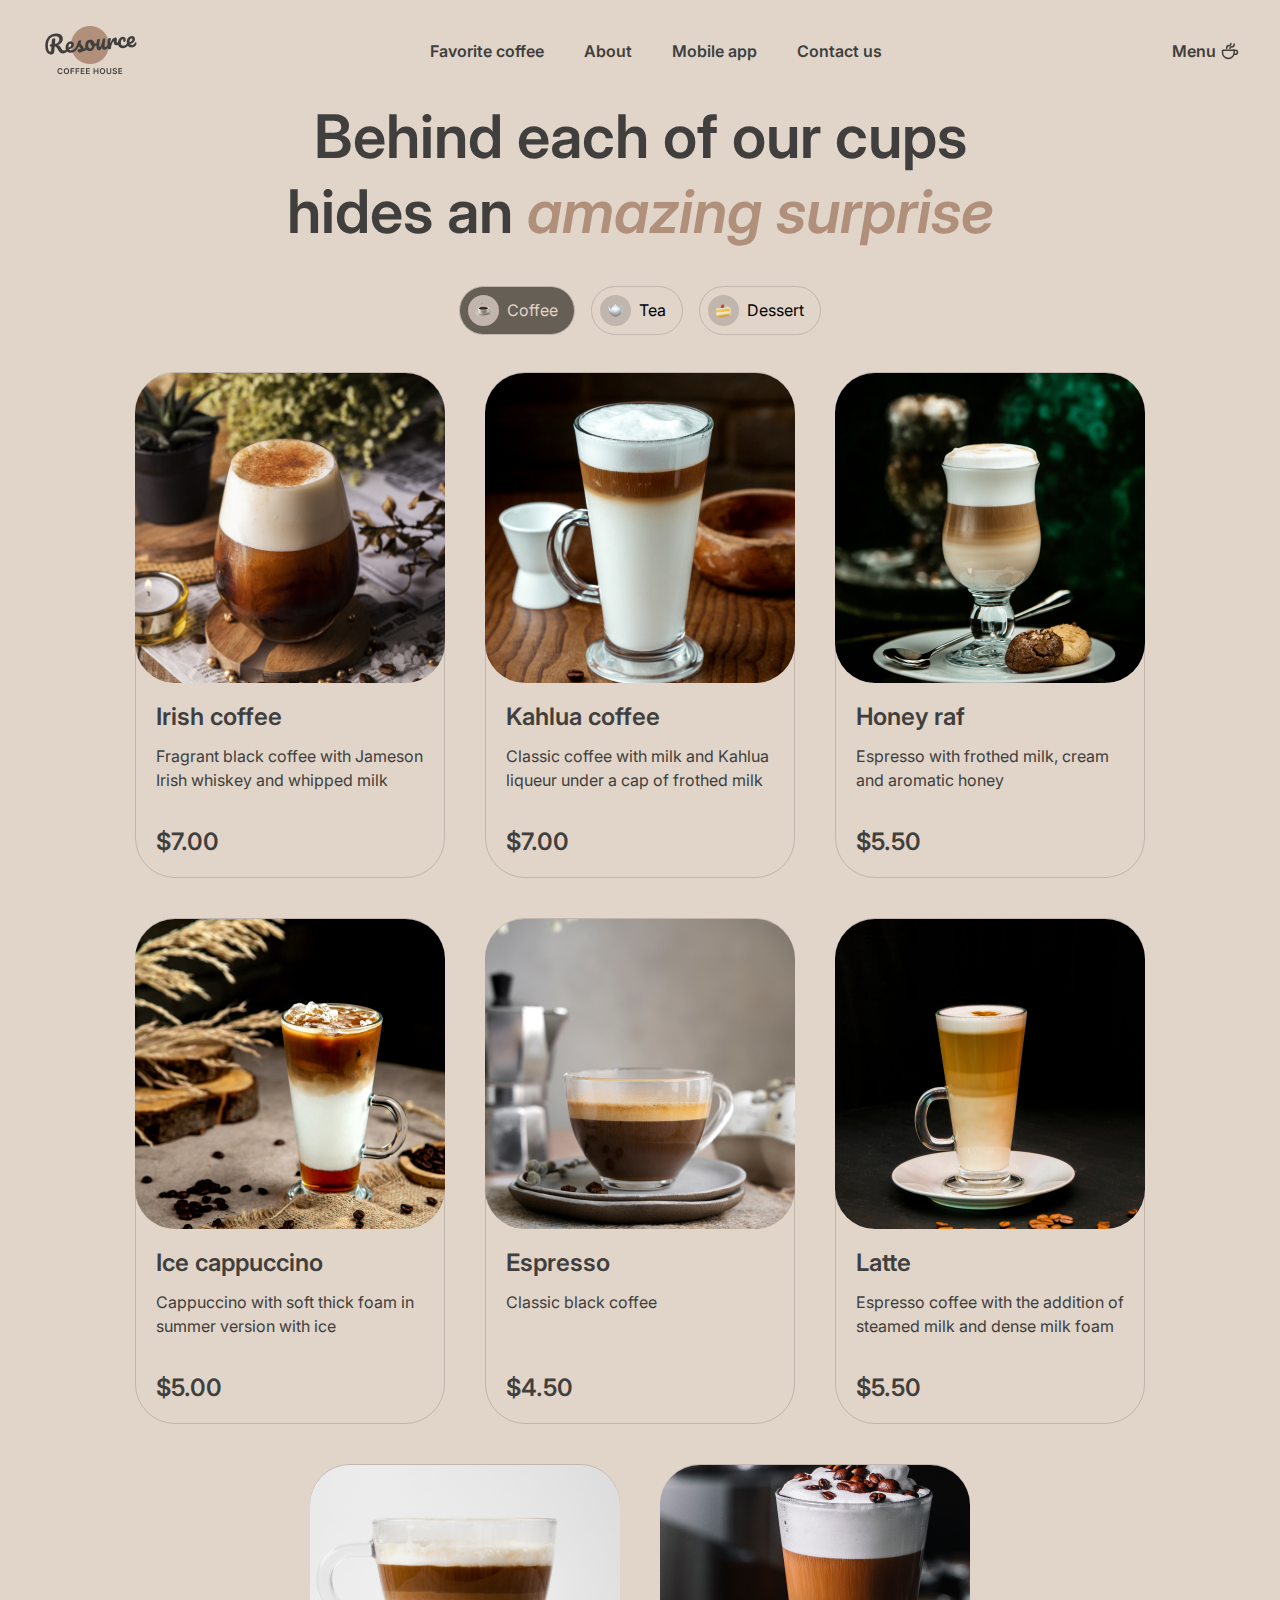
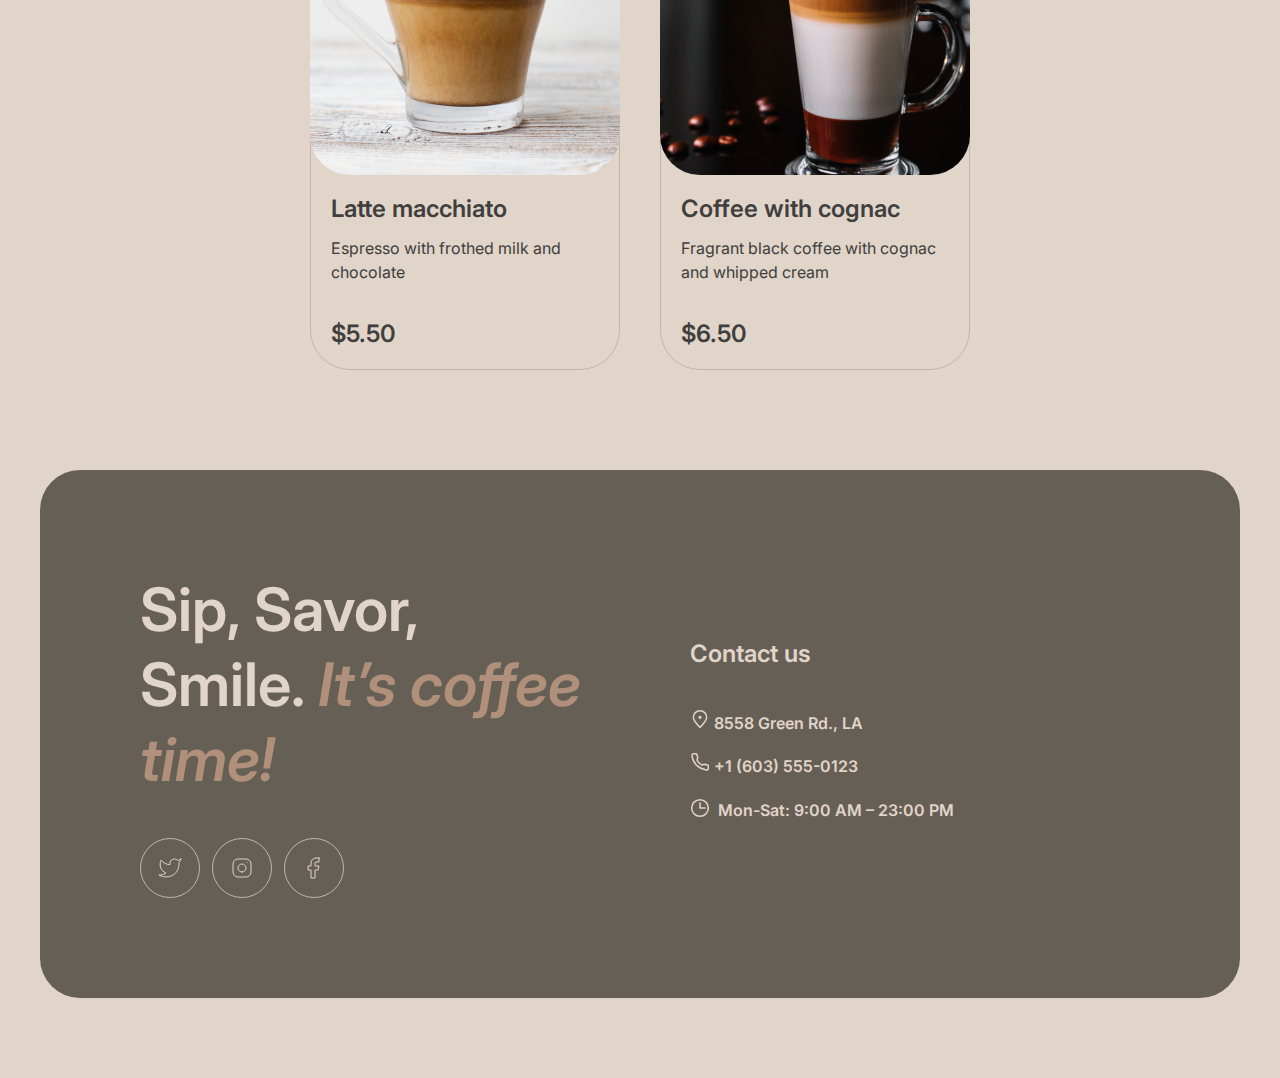
<file: menu.html>
<!DOCTYPE html>
<html lang="en">
<head>
    <meta charset="UTF-8">
    <meta name="viewport" content="width=device-width, initial-scale=1.0">
    <title>Coffee house menu</title>
    <link rel="icon" href="favicon.ico">
    <link rel="preconnect" href="https://fonts.googleapis.com">
    <link rel="preconnect" href="https://fonts.gstatic.com" crossorigin>
    <link href="https://fonts.googleapis.com/css2?family=Inter:wght@400;600&display=swap" rel="stylesheet">
    <link rel="stylesheet" type="text/css" href="css/normalize.css">
    <link rel="stylesheet" type="text/css" href="css/style.css">
    <script defer src="burgermenu.js"></script>
    <script defer src="slider.js"></script>
</head>
<body>
<div class="wrapper">
    <header class="header">
        <div class="container">
            <div class="menu__logo"><a href="index.html">
                <img src="img/logo.png" alt="Resource logo" class="logo"></a>
            </div>
            <nav class="menu-header__list">
            <ul class="menu__nav-list">
                <li class="menu__nav-item"><a class="menu__nav-item__link" href="index.html#favouriteCoffee">Favorite
                    coffee</a><span
                        class="menu-item__line"></span></li>
                <li class="menu__nav-item"><a class="menu__nav-item__link" href="index.html#about">About</a><span
                        class="menu-item__line"></span></li>
                <li class="menu__nav-item"><a class="menu__nav-item__link" href="index.html#mobile">Mobile app</a><span
                        class="menu-item__line"></span></li>
                <li class="menu__nav-item"><a class="menu__nav-item__link" href="#contacts">Contact us</a><span
                        class="menu-item__line"></span></li>
            </ul>
            </nav>
            <div class="menu__btn">
                <a class="menu__link" href="menu.html">Menu
                    <svg class="menu__btn-sign sign-svg" xmlns="http://www.w3.org/2000/svg" width="20" height="20"
                         viewBox="0 0 20 20"
                         fill="none">
                        <path d="M14.167 9.76667V11.6667C14.167 14.8883 11.5553 17.5 8.33366 17.5C5.112 17.5 2.50033 14.8883 2.50033 11.6667V9.76667C2.50033 9.4353 2.76896 9.16667 3.10033 9.16667H13.567C13.8984 9.16667 14.167 9.4353 14.167 9.76667Z"
                              stroke="#403F3D" stroke-width="1.5" stroke-linecap="round" stroke-linejoin="round"/>
                        <path d="M10.0003 7.50008C10.0003 6.66675 10.5956 5.83341 11.786 5.83341V5.83341C13.101 5.83341 14.167 4.76743 14.167 3.45246V2.91675"
                              stroke="#403F3D" stroke-width="1.5" stroke-linecap="round" stroke-linejoin="round"/>
                        <path d="M6.66634 7.5V7.08333C6.66634 5.70262 7.78563 4.58333 9.16634 4.58333V4.58333C10.0868 4.58333 10.833 3.83714 10.833 2.91667V2.5"
                              stroke="#403F3D" stroke-width="1.5" stroke-linecap="round" stroke-linejoin="round"/>
                        <path d="M13.333 9.16675H15.4163C16.5669 9.16675 17.4997 10.0995 17.4997 11.2501C17.4997 12.4007 16.5669 13.3334 15.4163 13.3334H14.1663"
                              stroke="#403F3D" stroke-width="1.5" stroke-linecap="round" stroke-linejoin="round"/>
                    </svg>

                </a><span
                    class="menu-item__line-inactive"></span></div>
            <div class="menu__btn-burger"></div>
            <div class="burger-menu__list">
                <ul class="burger-menu__nav-list">
                    <li class="burger-menu__nav-item"><a class="menu__nav-item__link" href="#favouriteCoffee">Favorite
                        coffee</a><span
                            class="menu-item__line"></span></li>
                    <li class="burger-menu__nav-item"><a class="menu__nav-item__link" href="#about">About</a><span
                            class="menu-item__line"></span></li>
                    <li class="burger-menu__nav-item"><a class="menu__nav-item__link" href="#mobile">Mobile app</a><span
                            class="menu-item__line"></span></li>
                    <li class="burger-menu__nav-item"><a class="menu__nav-item__link" href="#contacts">Contact
                        us</a><span
                            class="menu-item__line"></span></li>
                </ul>
                <div class="burger-menu__btn">
                    <a class="menu__link" href="menu.html">Menu
                        <svg class="burger-menu__btn-sign sign-svg" xmlns="http://www.w3.org/2000/svg" width="41"
                             height="40" viewBox="0 0 41 40" fill="none">
                            <path d="M28.8333 18.9333V25C28.8333 30.5228 24.3561 35 18.8332 35H15.4999C9.97707 35 5.49992 30.5228 5.49992 25V18.9333C5.49992 18.602 5.76855 18.3333 6.09992 18.3333H28.2333C28.5646 18.3333 28.8333 18.602 28.8333 18.9333Z"
                                  stroke="#403F3D" stroke-width="2" stroke-linecap="round" stroke-linejoin="round"/>
                            <path d="M20.4999 15C20.4999 13.3334 21.6904 11.6667 24.0713 11.6667C24.5919 11.6667 25.2136 11.6667 25.8333 11.6667C27.4901 11.6667 28.8333 10.3236 28.8333 8.66671V5.83337"
                                  stroke="#403F3D" stroke-width="2" stroke-linecap="round" stroke-linejoin="round"/>
                            <path d="M13.8334 15V12.1667C13.8334 10.5098 15.1766 9.16667 16.8334 9.16667H20.1667C21.2713 9.16667 22.1667 8.27124 22.1667 7.16667V5"
                                  stroke="#403F3D" stroke-width="2" stroke-linecap="round" stroke-linejoin="round"/>
                            <path d="M27.1667 18.3334H31.3334C33.6346 18.3334 35.5001 20.1989 35.5001 22.5C35.5001 24.8012 33.6346 26.6667 31.3334 26.6667H28.8334"
                                  stroke="#403F3D" stroke-width="2" stroke-linecap="round" stroke-linejoin="round"/>
                        </svg>

                    </a><span
                        class="menu-item__line"></span></div>
            </div>
        </div>
    </header>
</div>
<main class="main">
    <section class="menu">
        <h1 class="menu__heading">Behind each of our cups hides an <span class="heading-accent">amazing surprise</span>
        </h1>
        <div class="tabs__wrapper">
            <div class="menu__tabs">
                <div class="menu-tab tab-coffee active">
                    <img src="img/icon-tab-coffee.png" alt="coffee" class="tab-icon">
                    <div class="tab-text">Coffee</div>
                </div>
                <div class="menu-tab tab-tea">
                    <img src="img/icon-tab-tea.png" alt="tea" class="tab-icon">
                    <div class="tab-text">Tea</div>
                </div>
                <div class="menu-tab tab-dessert">
                    <img src="img/icon-tab-dessert.png" alt="dessert" class="tab-icon">
                    <div class="tab-text">Dessert</div>
                </div>
            </div>
        </div>
        <div class="menu__grid">
            <div class="menu__item">
                <img src="img/coffee-1-big.jpg" alt="Irish coffee" class="menu-item_img">
                <div class="menu-item__desc">
                    <div class="menu-item__wrapper">
                        <div class="menu-item_name">Irish coffee</div>
                        <div class="menu-item_text">Fragrant black coffee with Jameson Irish whiskey and whipped milk
                        </div>
                    </div>
                    <div class="menu-item_price">$7.00</div>
                </div>
            </div>
            <div class="menu__item">
                <img src="img/coffee-2.jpg" alt="Kahlua coffee" class="menu-item_img">
                <div class="menu-item__desc">
                    <div class="menu-item__wrapper">
                        <div class="menu-item_name">Kahlua coffee</div>
                        <div class="menu-item_text">Classic coffee with milk and Kahlua liqueur under a cap of frothed
                            milk
                        </div>
                    </div>
                    <div class="menu-item_price">$7.00</div>
                </div>
            </div>
            <div class="menu__item">
                <img src="img/coffee-3.jpg" alt="Honey raf" class="menu-item_img">
                <div class="menu-item__desc">
                    <div class="menu-item__wrapper">
                        <div class="menu-item_name">Honey raf</div>
                        <div class="menu-item_text">Espresso with frothed milk, cream and aromatic honey</div>
                    </div>
                    <div class="menu-item_price">$5.50</div>
                </div>
            </div>
            <div class="menu__item">
                <img src="img/coffee-4.jpg" alt="Ice cappuccino" class="menu-item_img">
                <div class="menu-item__desc">
                    <div class="menu-item__wrapper">
                        <div class="menu-item_name">Ice cappuccino</div>
                        <div class="menu-item_text">Cappuccino with soft thick foam in summer version with ice</div>
                    </div>
                    <div class="menu-item_price">$5.00</div>
                </div>
            </div>
            <div class="menu__item">
                <img src="img/coffee-5.jpg" alt="Espresso" class="menu-item_img">
                <div class="menu-item__desc">
                    <div class="menu-item__wrapper">
                        <div class="menu-item_name">Espresso</div>
                        <div class="menu-item_text">Classic black coffee</div>
                    </div>
                    <div class="menu-item_price">$4.50</div>
                </div>
            </div>
            <div class="menu__item">
                <img src="img/coffee-6.jpg" alt="Latte" class="menu-item_img">
                <div class="menu-item__desc">
                    <div class="menu-item__wrapper">
                        <div class="menu-item_name">Latte</div>
                        <div class="menu-item_text">Espresso coffee with the addition of steamed milk and dense milk
                            foam
                        </div>
                    </div>
                    <div class="menu-item_price">$5.50</div>
                </div>
            </div>
            <div class="menu__item">
                <img src="img/coffee-7.jpg" alt="Latte macchiato" class="menu-item_img">
                <div class="menu-item__desc">
                    <div class="menu-item__wrapper">
                        <div class="menu-item_name">Latte macchiato</div>
                        <div class="menu-item_text">Espresso with frothed milk and chocolate</div>
                    </div>
                    <div class="menu-item_price">$5.50</div>
                </div>
            </div>
            <div class="menu__item">
                <img src="img/coffee-8.jpg" alt="Coffee with cognac" class="menu-item_img">
                <div class="menu-item__desc">
                    <div class="menu-item__wrapper">
                        <div class="menu-item_name">Coffee with cognac</div>
                        <div class="menu-item_text">Fragrant black coffee with cognac and whipped cream</div>
                    </div>
                    <div class="menu-item_price">$6.50</div>
                </div>
            </div>
        </div>
        <div class="btn__refresh">
            <svg width="24" height="24" viewBox="0 0 24 24" fill="none" xmlns="http://www.w3.org/2000/svg">
                <path d="M21.8883 13.5C21.1645 18.3113 17.013 22 12 22C6.47715 22 2 17.5228 2 12C2 6.47715 6.47715 2 12 2C16.1006 2 19.6248 4.46819 21.1679 8" stroke="currentColor" stroke-linecap="round" stroke-linejoin="round"></path>
                <path d="M17 8H21.4C21.7314 8 22 7.73137 22 7.4V3" stroke="currentColor" stroke-linecap="round" stroke-linejoin="round"></path>
            </svg>
        </div>
    </section>

</main>
<footer class="footer menu__footer" id="contacts">
    <div class="footer__grid menu-footer__grid">
        <div class="footer-desc">
            <h2 class="footer__heading">Sip, Savor, Smile. <span class="heading-accent">It’s coffee time!</span></h2>
            <div class="socials__block">
                <div class="socials-icon">
                    <svg xmlns="http://www.w3.org/2000/svg" width="24" height="24" viewBox="0 0 24 24" fill="none">
                        <path d="M23 3.01006C23 3.01006 20.9821 4.20217 19.86 4.54006C19.2577 3.84757 18.4573 3.35675 17.567 3.13398C16.6767 2.91122 15.7395 2.96725 14.8821 3.29451C14.0247 3.62177 13.2884 4.20446 12.773 4.96377C12.2575 5.72309 11.9877 6.62239 12 7.54006V8.54006C10.2426 8.58562 8.50127 8.19587 6.93101 7.4055C5.36074 6.61513 4.01032 5.44869 3 4.01006C3 4.01006 -1 13.0101 8 17.0101C5.94053 18.408 3.48716 19.109 1 19.0101C10 24.0101 21 19.0101 21 7.51006C20.9991 7.23151 20.9723 6.95365 20.92 6.68006C21.9406 5.67355 23 3.01006 23 3.01006Z"
                              stroke="#E1D4C9" stroke-linecap="round" stroke-linejoin="round"/>
                    </svg>
                </div>
                <div class="socials-icon">
                    <svg xmlns="http://www.w3.org/2000/svg" width="24" height="24" viewBox="0 0 24 24" fill="none">
                        <path d="M12 16C14.2091 16 16 14.2091 16 12C16 9.79086 14.2091 8 12 8C9.79086 8 8 9.79086 8 12C8 14.2091 9.79086 16 12 16Z"
                              stroke="#E1D4C9" stroke-linecap="round" stroke-linejoin="round"/>
                        <path d="M3 16V8C3 5.23858 5.23858 3 8 3H16C18.7614 3 21 5.23858 21 8V16C21 18.7614 18.7614 21 16 21H8C5.23858 21 3 18.7614 3 16Z"
                              stroke="#E1D4C9"/>
                        <path d="M17.5 6.51L17.51 6.49889" stroke="#E1D4C9" stroke-linecap="round"
                              stroke-linejoin="round"/>
                    </svg>
                </div>
                <div class="socials-icon">
                    <svg xmlns="http://www.w3.org/2000/svg" width="24" height="24" viewBox="0 0 24 24" fill="none">
                        <path d="M17 2H14C12.6739 2 11.4021 2.52678 10.4645 3.46447C9.52678 4.40215 9 5.67392 9 7V10H6V14H9V22H13V14H16L17 10H13V7C13 6.73478 13.1054 6.48043 13.2929 6.29289C13.4804 6.10536 13.7348 6 14 6H17V2Z"
                              stroke="#E1D4C9" stroke-linecap="round" stroke-linejoin="round"/>
                    </svg>
                </div>
            </div>
        </div>
        <div class="footer-contacts">
            <div class="contacts__heading">Contact us</div>
            <div class="contacts-info">
                <a class="address-text" target="_blank" href="https://maps.app.goo.gl/AVKjYDe4o39MpM6R6">
                    <svg class="address-icon" xmlns="http://www.w3.org/2000/svg" width="20" height="20"
                         viewBox="0 0 20 20" fill="none">
                        <path d="M16.6663 8.33329C16.6663 12.0152 9.99967 18.3333 9.99967 18.3333C9.99967 18.3333 3.33301 12.0152 3.33301 8.33329C3.33301 4.65139 6.31778 1.66663 9.99967 1.66663C13.6816 1.66663 16.6663 4.65139 16.6663 8.33329Z"
                              stroke="#E1D4C9" stroke-width="1.5"/>
                        <path d="M10.0003 9.16667C10.4606 9.16667 10.8337 8.79357 10.8337 8.33333C10.8337 7.8731 10.4606 7.5 10.0003 7.5C9.54009 7.5 9.16699 7.8731 9.16699 8.33333C9.16699 8.79357 9.54009 9.16667 10.0003 9.16667Z"
                              fill="#E1D4C9" stroke="#E1D4C9" stroke-width="1.5" stroke-linecap="round"
                              stroke-linejoin="round"/>
                    </svg>
                    8558 Green Rd., LA</a>
                <div class="contacts__item phone"><a href="tel:+16035550123" class="phone-numbers">
                    <svg xmlns="http://www.w3.org/2000/svg" width="20" height="20" viewBox="0 0 20 20" fill="none">
                        <path d="M15.0984 12.2516L11.6665 12.9166C9.34845 11.7531 7.91654 10.4166 7.08321 8.33329L7.72483 4.89154L6.51197 1.66663L3.72946 1.66663C2.60191 1.66663 1.71466 2.59958 1.90108 3.71161C2.29888 6.08454 3.37231 10.0391 6.24987 12.9166C9.27338 15.9401 13.5661 17.3318 16.1378 17.9288C17.299 18.1983 18.3332 17.2908 18.3332 16.0988L18.3332 13.4843L15.0984 12.2516Z"
                              stroke="#E1D4C9" stroke-width="1.5" stroke-linecap="round" stroke-linejoin="round"/>
                    </svg>
                    +1 (603) 555-0123</a>
                </div>
                <div class="contacts__item timetable">
                    <svg xmlns="http://www.w3.org/2000/svg" width="20" height="20" viewBox="0 0 20 20" fill="none">
                        <g clip-path="url(#clip0_217_1736)">
                            <path d="M10 5L10 10L15 10" stroke="#E1D4C9" stroke-width="1.5" stroke-linecap="round"
                                  stroke-linejoin="round"/>
                            <path d="M10.0003 18.3333C14.6027 18.3333 18.3337 14.6023 18.3337 9.99996C18.3337 5.39759 14.6027 1.66663 10.0003 1.66663C5.39795 1.66663 1.66699 5.39759 1.66699 9.99996C1.66699 14.6023 5.39795 18.3333 10.0003 18.3333Z"
                                  stroke="#E1D4C9" stroke-width="1.5" stroke-linecap="round" stroke-linejoin="round"/>
                        </g>
                        <defs>
                            <clipPath id="clip0_217_1736">
                                <rect width="20" height="20" fill="white"/>
                            </clipPath>
                        </defs>
                    </svg>
                    <div class="timetable-hours">Mon-Sat: 9:00 AM – 23:00 PM</div>
                </div>
            </div>
        </div>
    </div>
</footer>

</body>
</html>
</file>
<file: css/style.css>
* {
    box-sizing: border-box;
    scroll-behavior: smooth;
}
:root {
    font-family: "Inter", "Arial", sans-serif;
    --background-body: #E1D4C9;
    --text-dark: #403F3D;
    --text-accent: #B0907A;
    --text-light: #E1D4C9;
    --border-dark: #665F55;
    --border-light: #C1B6AD;
}

body {
    max-width: 1440px;
    width: 100%;
    margin: 0 auto;
    background: var(--background-body);
    padding: 1.25rem 0 2.5rem 0;
}

/*Header*/
.wrapper {
    width: 100%;
}
.header {
    display: flex;
    flex-direction: column;
    align-items: center;
    margin-bottom: 1rem;
    color: var(--text-dark);
}
.header .container {
    display: flex;
    flex-direction: row;
    justify-content: space-between;
    align-items: center;
    align-self: stretch;
    padding: 0 2.5rem;
}
nav {
    display: block;
}
.menu__nav-list {
    display: flex;
    flex-direction: row;
    justify-content: center;
    align-items: center;
    gap: 2.5rem;
    padding: 0;
    list-style: none;
}
.menu__nav-item__link {
    color: var(--text-dark, #403F3D);
    text-decoration: none;
    font-weight: 600;
    line-height: 150%; /* 24px */
    transition: all 0.3s ease-in-out;

    position: relative;
    cursor: pointer;
}
.menu__nav-item {
    display: flex;
    flex-direction: column;
    align-items: center;
}
.menu__btn {
    display: flex;
    flex-direction: column;
    align-items: center;
}
.menu__link {
    display: flex;
    flex-direction: row;
    justify-content: center;
    align-items: center;
    gap: 4px;
    color: var(--text-dark);
    font-weight: 600;
    text-decoration: none;
    padding-bottom: 1px;
    transition: all 0.3s ease-in-out;
}
.menu-item__line {
    width: 0;
    height: 2px;
    background-color: var(--text-dark);
    transition: all 0.3s ease-in-out;
}
.menu__nav-item:hover .menu-item__line {
    width: 100%;
}
.menu__btn:hover .menu-item__line {
    width: 100%;
}
.menu__btn-burger {
    display: none;
    position: relative;
    width: 2.75rem;
    height: 2.75rem;
    border-radius: 6.25rem;
    border: 1px solid var(--border-dark, #665f55);
    color: var(--border-dark, #665f55);
    transition: all .7s ease-in-out;
    cursor: pointer;
}
.menu__btn-burger::before {
    content: '';
    position: absolute;
    width: 1rem;
    height: 1px;
    background-color: var(--text-dark);
    top: 1.125rem;
    left: 0.875rem;
    transition: all .7s ease-in-out;
}
.menu__btn-burger::after {
    content: '';
    position: absolute;
    width: 1rem;
    height: 1px;
    background-color: var(--text-dark);
    bottom: 1.125rem;
    left: 0.875rem;
    transition: all .7s ease-in-out;
}
.burger-menu__list {
    position: absolute;
    margin: 0;
    right: 0;
    top: 4.375rem;
    gap: 2rem;
    align-items: center;
    height: 43rem;
    z-index: 2;
    padding: 60px 0 0 0;

    background: var(--background-body);
    flex-direction: column;
    justify-content: start;
    overflow-y: auto;
    visibility: hidden;
    width: 0;
    transition: all .7s ease-in-out;
}

@media (max-width: 768px) {
    .burger-menu__list--active {
        display: flex;
        visibility: visible;
        width: 100%;
        top: 5rem
    }
    .burger-menu__nav-list {
        list-style-type: none;
        padding-left: 0;
        text-align: center;
    }
    .burger-menu__nav-item {
        margin-bottom: 3.2rem;
        font-size: 2rem;
    }
.burger-menu__btn {
    font-size: 2rem;
}
}
@media (max-width: 380px) {
    .burger-menu__list {
        height: 50rem;
    }
}

/*Hero page*/
.main {
    display: flex;
    flex-direction: column;
    align-items: center;
    row-gap: 6.25rem;
    margin-bottom: 6.25rem;
}
.hero {
    padding: 0 2.5rem;
}
.hero__container {
    /*background: url(../img/img-hero.jpg), lightgray 50% / cover no-repeat;*/
    /*background-color: #403f3d;*/
    position: relative;
    background-position: center;
    padding: 6.35rem;
    border-radius: 2.5rem;
}
@media only screen and (max-width: 768px){
    .hero__container {
        padding: 100px 60px;
    }
}
.hero-text__wrapper {
    max-width: 33.125rem;
    display: flex;
    flex-direction: column;
    justify-content: center;
    gap: 2.5rem;
}
.hero__heading {
    margin: 0;
    color: var(--text-light);
    font-size: 4.5em;
    font-weight: 600;
    line-height: 105%; /* 75.6px */
}
.heading-accent {
    color: var(--text-accent);
    font-style: italic;
}
.hero__desc {
    color: var(--text-light);
    line-height: 150%;
}
.btn {
    display: flex;
    width: 12.5rem;
    padding: 1.25rem 4.875rem;
    justify-content: center;
    align-items: center;
    gap: .5rem;

    background-color: var(--background-body);
    border-radius: 6.25rem;
    border: 1px solid var(--background-body);
    transition: all .7s ease-in-out;
    cursor: pointer;
}
.hero-btn__link {
    text-decoration: none;
    color: var(--text-dark, #403F3D);
    font-weight: 600;
    transition: all 7s ease-in-out;
}
.hero-btn__name {
    transition: all .7s ease-in-out;
    transform: translateX(.725rem);
}
.hero-btn__icon {
    width: 1.25rem;
    height: 1.25rem;
    flex-shrink: 0;
    background-image: url("../img/coffee-cup.png");
    transition: all .7s ease-in-out;
    opacity: 0;
}
.hero-btn__link:hover>.hero-btn__name {
    transform: translateX(0);
}
.hero-btn__link:hover>.hero-btn__icon {
    opacity: 1;
}
.hero-video {
    position: absolute;
    top: 0;
    left: 0;
    z-index: -1;
    max-width: 1360px;
    width: 100%;
    height: 100%;
    -o-object-fit: cover;
    object-fit: cover;
    border-radius: 40px;
}

/*Favorite coffee*/
.favorite-coffee {
    padding: 0 2.5rem;
    display: flex;
    flex-direction: column;
    justify-content: space-between;
    align-items: center;
    position: relative;
}
.favorite-coffee__heading {
    margin-top: 0;
    font-size: 3.75em;
    text-align: center;
    font-weight: 600;
    line-height: 125%; /* 75px */
    color: var(--text-dark);
}
.favorite-coffee__heading .heading-accent {

}
.slider {
    position: relative;
    max-width: 480px;
    overflow: hidden;
    margin: auto;
}

.slider__wrapper {
    display: flex;
    align-items: center;
    transition: all .7s ease-in-out;
}
.coffee__slider {
    display: flex;
    flex-direction: column;
    gap: 14px;
    max-width: 480px;
    margin: 0 auto;
}

.coffee__desc {
    display: flex;
    flex-direction: column;
    gap: .9rem;
    text-align: center;
    color: var(--text-dark);
}
@media (max-width: 380px) {
    .slider {
        width: 380px;
    }
    .coffee__desc {
        gap: 1.1rem;
        width: 100vw;
        padding-left: 1rem;
        padding-right: 1rem;
    }
   .slider__arrow {
            display: none;
        }
   /*.coffee__img {*/
   /*         transform: scale3d(.8,.8,.8);*/
   /*     }*/
}
.coffee-name {
    font-size: 24px;
    font-weight: 600;
    line-height: 125%;
}
.coffee-text {
    line-height: 150%;
}
.coffee-price {
    font-size: 24px;
    font-weight: 600;
    line-height: 125%;
}
.slider__arrow {
    display: flex;
    width: 60px;
    height: 60px;
    justify-content: center;
    align-items: center;
    border: 1px solid var(--border-dark);
    border-radius: 100px;
    position: absolute;
}
.slider__arrow.left {
    top: 25.3rem;
    left: 2.7rem;
    transition: all .5s ease-in-out;
}
.slider__arrow.right {
    top: 25.3rem;
    right: 2.7rem;
    transition: all .5s ease-in-out;
}
.coffee__pagination {
    display: flex;
    flex-direction: row;
    margin: 2.5rem auto .5rem;
    gap: .75rem;
}
.coffee__pag {
    width: 2.5rem;
    height: 0.25rem;
    border-radius: 6.25rem;
    background: var(--border-light, #C1B6AD);
}

.coffee__pag.active__pag {
    background: var(--border-dark, #665F55);
}
.slider__arrow:hover {
    background: var(--border-dark, #665F55);
}
.slider__arrow:hover .svg-arrow {
    fill: var(--text-light);
}

/*About*/
.about {
    display: flex;
    flex-direction: column;
    align-items: center;
    gap: 2.5rem;
    margin: -.5rem 2.5rem 0;
}
.about__heading {
    color: var(--text-dark, #403F3D);
    font-size: 3.75em;
    font-weight: 600;
    line-height: 125%; /* 75px */
    margin: 0;
}
@media screen and (max-width: 768px){
    .about__heading {
        margin: .2rem 0;
    }
}
@media (max-width: 380px) {
    .about__heading {
        margin: -0.1rem;
    }
}
.about__gallery {
    display: flex;
    justify-content: center;
    flex-wrap: wrap;
    /*width: 100%;*/
    /*height: 1060px;*/
    gap: 2.5rem;

}
.gallery__block {
    display: flex;
    flex-direction: column;
    gap: 40px
}
.gallery__block .big {
    width: 660px;
    height: 590px;
}
@media screen and (max-width: 900px){
    .gallery__block .big {
        width: 688px;
        height: 590px;
        background-size: auto;
    }
}
@media (max-width: 690px) {
    .gallery__block .big {
        width: 348px;
        height: 590px;
    }
}
.gallery__block .little {
    width: 660px;
    height: 430px;
}
@media screen and (max-width: 900px){
    .gallery__block .little {
        display: none;
    }
}
.gallery__block div {
    border-radius: 20px;
    background-size: 110%;
    transition: all .5s ease-in-out;
}
.gallery__block div:hover {
    background-size: 100%;

}

.gallery__img1 {
    background: lightgray url("../img/about-section/about-1.jpg") center no-repeat;
}
.gallery__img2 {
    background: lightgray url("../img/about-section/about-2.jpg") center no-repeat;
}
.gallery__img3 {
    background: lightgray url("../img/about-section/about-3.jpg") center no-repeat;
}
.gallery__img4 {
    background: lightgray url("../img/about-section/about-4.jpg") center no-repeat;
}

/*Mobile App*/
.mobile {
    /*max-width: 85rem;*/
    margin: 0;
}
.mobile__grid {
    max-width: 85rem;
    display: flex;
    justify-content: space-between;
    gap: 6.25rem;
    margin: 0 2.5rem;
}
@media (max-width: 1210px) {
    .mobile__grid {
        flex-direction: column;
    }
}
@media (max-width: 500px) {
    .mobile__grid {
        gap: 40px;

        margin: 0 1rem;
    }
}
.mobile-desc {
    display: flex;
    flex-direction: column;
    gap: 2.5rem;
    flex: 1 0 0;
    justify-content: center;  
    color: var(--text-dark, #403F3D);
    /*line-height: 150%;*/
}
.mobile__heading {
    font-size: 3.75rem;
    font-weight: 600;
    line-height: 125%;
    margin-bottom: 0;
    margin-top: 0;
}
.mobile-text {
    line-height: 150%;
}
@media screen and (max-width: 768px){
    .mobile-img {
        padding-left: 2rem;
    }
    @media screen and (max-width: 380px){
        .mobile-img {
            padding-left: 0;
        }
    }

}
.btns {
    display: flex;
    flex-direction: row;
    gap: 20px;
}
.btn-app {
    display: flex;
    width: 200px;
    padding: 12px 20px;
    align-items: center;
    gap: 8px;

    border-radius: 100px;
    border: 1px solid var(--border-dark, #665F55);
    background-color: var(--background-body);
    text-decoration: none;
    transition: all .5s ease-in-out;
}
/*.btn-app__block {*/
/*    display: flex;*/
/*    flex-direction: column;*/
/*    justify-content: flex-start;*/
/*}*/
.btn-app__caption {
    font-size: 10px;
    font-weight: 600;
    line-height: 140%; /* 14px */
}
.btn-app__text {
    font-weight: 600;
}
.btn-app__sign {
    width: 35px;
    fill: #403F3D;
}
.btn-app__desc {
    margin: 0;
    display: flex;
    flex-direction: column;
    color: var(--text-dark, #403F3D);
}
.btn-app:hover {
    background-color: var(--border-dark);

}
.btn-app:hover>.btn-app__sign {
    fill: var(--background-body);
}
.btn-app:hover>.btn-app__desc {
    color: var(--text-light);
}

/*Footer*/
.footer {
    margin: 0 40px;
}
.footer__grid {
    display: grid;
    grid-template-columns: repeat(2,1fr);
    max-width: 1360px;
    padding: 52px 100px 100px;
    gap: 100px;
    margin-bottom: 40px;

    border-radius: 40px;
    background: var(--border-dark, #665F55);

    color: var(--text-light, #E1D4C9);
}
.footer__heading {
    color: var(--text-light, #E1D4C9);
    font-size: 60px;
    font-weight: 600;
    line-height: 125%; /* 75px */
    margin-bottom: 41px;
    
}
.socials__block {
    display: flex;
    gap: 12px;
}
.socials-icon {
    display: flex;
    width: 60px;
    height: 60px;
    justify-content: center;
    align-items: center;
    border-radius: 100px;
    border: 1px solid var(--border-light, #C1B6AD);
}
.footer-contacts {
    display: flex;
    flex-direction: column;
    justify-content: center;
    align-items: flex-start;
    gap: 40px;
    flex: 1 0 0;
}
.contacts__heading {
    color: var(--text-light, #E1D4C9);
    font-size: 1.5rem;
    font-weight: 600;
    line-height: 125%; /* 30px */
    margin-top: 2.56rem;
}
@media screen and (max-width: 380px){
    .contacts__heading {
        margin-top: 1rem;
    }
    .footer-contacts {
        gap: 37px;
    }
}
.contacts-info {
    display: flex;
    flex-direction: column;
    justify-content: center;
    align-items: flex-start;
    gap: 20px;
    padding-left: 0;
    font-weight: 600;
}

.address-text::before, .phone-numbers::before {
    content: "";
    position: absolute;
    left: 0;
    bottom: -4px;
    width: 100%;
    height: 2px;
    background: #E1D4C9;
    transform: scaleX(0);
    transition: transform 0.7s ease-in-out;
}
.address-text:hover::before, .phone-numbers:hover::before {
    transform: scaleX(1);
}
.contacts__item {
    display: flex;
    flex-direction: row;
    gap: 8px;

    font-weight: 600;
    line-height: 150%; /* 24px */
}
.phone-numbers {
    position: relative;
    color: var(--text-light);
    text-decoration: none;
    transition: all 0.7s ease-in-out;
}

.address-text {
    position: relative;
    color: var(--text-light);
    text-decoration: none;
    transition: all 0.7s ease-in-out;
}
/*.address-text:hover .menu-item__line{*/
/*    width: 100%;*/
/*}*/

/*Menu*/

.menu__btn.active {
    border-bottom: 2px solid #403F3D;
    pointer-events: none;
}
.menu {
    display: flex;
    flex-direction: column;
    align-items: center;
    gap: 2.3rem;
    align-self: stretch;
}
@media screen and (max-width: 768px) {
    .menu {
        align-items: center;
        gap: 2.26rem;
        align-self: stretch;
        padding: 0 2.5rem;
    }
    @media screen and (max-width: 380px) {
        .menu {
            padding: 0 1rem;
        }
    }
}
.menu__heading {
    margin-top: 0;
    margin-bottom: 0;
    max-width: 800px;
    text-align: center;
    color: var(--text-dark, #403F3D);
    font-size: 60px;
    font-weight: 600;
    line-height: 125%; /* 75px */
}
@media screen and (max-width: 768px) {
    .menu__heading {
        width: 100%;
    }
}
@media screen and (max-width: 767px) {
    .menu__heading {
        font-size: 2rem;
    }
}
.tabs__wrapper {
    display: flex;
    justify-content: center;
}
.menu__tabs {
    display: flex;
    justify-content: center;
    align-items: center;
    gap: 16px;
}
@media screen and (max-width: 380px) {
    .menu__tabs {
        gap: .5rem
    }
}
.menu-tab {
    display: flex;
    padding: 8px 16px 8px 8px;
    justify-content: center;
    align-items: center;
    gap: 8px;
    border-radius: 100px;
    border: 1px solid var(--border-light, #C1B6AD);
}
.menu-tab.active {
    background: var(--border-dark, #665F55);
    color: var(--text-light);
}
.tab-tea, .tab-dessert {
    transition: all 0.3s ease-in-out;
}
.tab-tea:hover, .tab-dessert:hover {
    background: var(--border-dark, #665F55);
    cursor: pointer;
    color: var(--text-light, #E1D4C9);
}
.tab-icon {
    display: flex;
    padding: 7px;
    justify-content: center;
    align-items: center;
    border-radius: 100px;
    background: var(--border-light, #C1B6AD);
}
.menu__grid {
    display: flex;
    max-width: 1360px;
    justify-content: center;
    align-items: flex-start;
    align-content: flex-start;
    gap: 40px;
    flex-wrap: wrap;
    /*margin-bottom: 100px;*/
}
@media screen and (max-width: 768px) {
    .menu__grid {
        margin-bottom: 0;
    }
}
.menu__item {
    display: flex;
    height: 506px;
    max-width: 310px;
    flex-direction: column;
    align-items: center;
    border-radius: 40px;
    border: 1px solid var(--border-light, #C1B6AD);
    color: var(--text-dark, #403F3D);
    transition: all 0.7s ease-in-out;
}
@media screen and (max-width: 768px) {
    .menu__item:nth-child(5), .menu__item:nth-child(6), .menu__item:nth-child(7), .menu__item:nth-child(8) {
        display: none;
    }
}

.menu__item:hover {
    cursor: pointer;
}
.menu__item:hover .menu-item_img{
    transform: scale3d(.9,.9,.9);
}
.menu-item_img {

    width: 310px;
    height: 310px;
    flex-shrink: 0;
    border-radius: 40px;
    margin-bottom: 5px;
    transition: all 0.7s ease-in-out;
}
.menu-item__desc {
    display: flex;
    padding: 14px 20px 20px;
    flex-direction: column;
    justify-content: space-between;
    align-items: flex-start;
    flex: 1 0 0;
    align-self: stretch;
}
.menu-item_name {
    font-size: 24px;
    font-weight: 600;
    line-height: 125%; /* 30px */
    margin-bottom: 12px;
}
.menu-item_text {
    align-self: stretch;
    line-height: 150%; /* 24px */
}
.menu-item_price {
    font-size: 24px;
    font-weight: 600;
    line-height: 125%; /* 30px */
}
.btn__refresh {
    display: none;
    justify-content: center;
    align-items: center;
    width: 3.75rem;
    height: 3.75rem;
    border-radius: 6.25rem;
    border: 1px solid var(--border-dark, #665f55);
    color: var(--text-dark, #403f3d);
    cursor: pointer;
    transition: all .5s ease-in-out;
}
@media screen and (max-width: 768px) {
    .menu__footer {
        padding: 0!important;
    }
    .btn__refresh {
        display: flex;

    }
}
@media screen and (max-width: 380px){
    .menu-footer__grid {
        padding-bottom: 4rem!important;
    }
}
/*Responsive*/

/*для ширины больше 768px*/
@media screen and (max-width: 768px) {
    .menu__nav-list {
        display: none;
    }
    .menu__btn {
        display: none;
    }

    .menu__btn-burger {
        display: block;
    }

    .hero__container {
    padding: 6.25rem 3.75rem;
    }
    .hero-btn__icon {
        opacity: 1;
    }
    .hero-btn__name {
        transform: translateX(0);
    }
    .slider__arrow.left {
        top: 30rem;
        left: 2.7rem;
    }
    .slider__arrow.right {
        top: 30rem;
        right: 2.7rem;
    }


    .mobile-desc {
        display: flex;
        flex-direction: column;
        justify-content: flex-start;
        gap: 2.7rem;
    }
    .mobile__heading {

    }
    .mobile-text {

        line-height: 140%;
    }
    .mobile-img__block {
        width: 39.375rem;
        height: 39.375rem;
    }

    /*.footer {*/

    /*    padding: 6.25rem 0;*/
    /*}*/
    @media (max-width: 500px) {
        .footer {
            padding: 0;
        }
    }
    .footer__grid {
        grid-template-columns: 1fr;
        grid-template-rows: 1fr 1fr;
        gap: 1.5rem;
        padding: 3.1rem 3.7rem 3.6rem;
    }
    .contacts__heading {
        margin-top: 2.2rem;
    }

    @media screen and (max-width: 380px) {
        header .container {
            padding: 0 1rem !important;
        }
    }

    @media screen and (max-width: 580px) {
        .hero {
            padding: 0 1rem;
        }
        .hero__container {
            padding: 3.75rem 1rem;
        }

        #favouriteCoffee {
            padding: 0;
        }
        .slider__arrow {
            display: none;
        }
    }

    @media screen and (max-width: 700px) {
.coffee__slider {
    /*width: 100%;*/
    gap: 0;
    }
    }
    @media screen and (max-width: 380px) {
        #about {
            margin: 0 1rem 0;
        }
        .about__gallery .about__img {

        }
        .btns {
            flex-direction: column;
        }
        .mobile-img__block{
            width: 21.75rem;
            height: 21.75rem;
        }
        .mobile-img__block .mobile-img{
            width: 21.75rem;
            height: 21.75rem;
        }
        .footer {
            margin: 0 1rem;
        }
        .footer__grid {
            padding: 2rem 1rem 4rem;
            gap: 0;
        }
        /*.contacts__heading {*/
        /*    margin-top: 2rem;*/
        /*}*/
    }
}

@media screen and (max-width:380px) {
    .hero__heading {
        font-size: 2.625rem;
        line-height: 115%;
    }
    .favorite-coffee__heading, .about__heading, .mobile__heading, .footer__heading{
        font-size: 2rem;
    }
    .mobile {
        margin: 0;
        gap: 2.5rem;
    }
}

/*Burger menu*/
@media (max-width: 768px) {


    .menu__btn-burger--active::before {
        content: '';
        position: absolute;
        width: 1rem;
        height: 1px;
        background-color: var(--text-dark);
        top: 51%;
        left: 0.875rem;
        transform: rotate(45deg);
        transform-origin: center;
        transition: all .5s ease-in-out;
    }
    .menu__btn-burger--active::after {
        content: '';
        position: absolute;
        width: 1rem;
        height: 1px;
        background-color: var(--text-dark);
        bottom: 46%;
        left: 0.875rem;
        transform: rotate(-45deg);
        transform-origin: center;
        transition: all .5s ease-in-out;
    }

}
</file>
